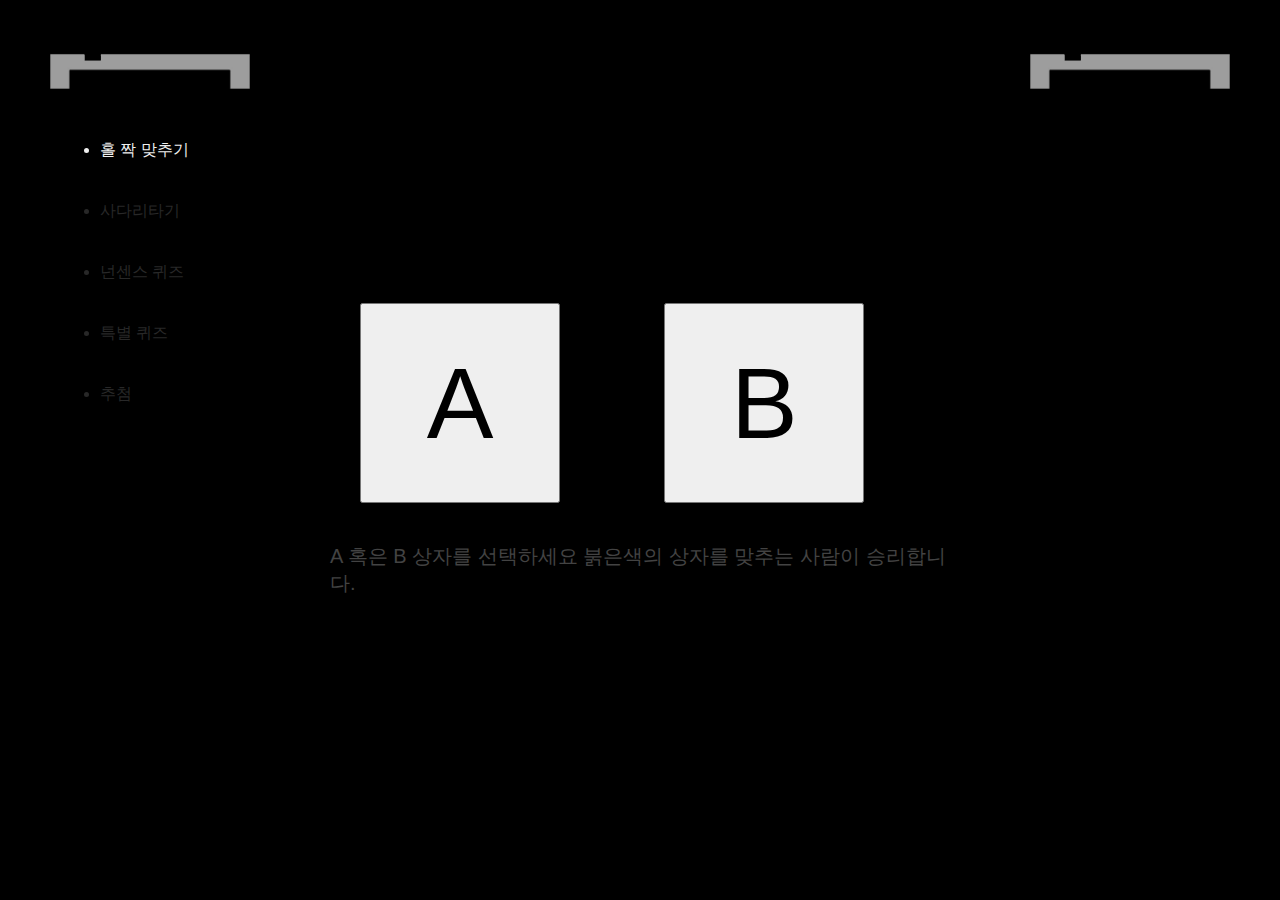
<file: mid_review/a-1.html>
<!DOCTYPE html>
<html lang="en">
<head>
    <meta charset="UTF-8">
    <meta http-equiv="X-UA-Compatible" content="IE=edge">
    <meta name="viewport" content="width=device-width, initial-scale=1.0">
    <title>Document</title>
    <link rel="stylesheet" href="./css/sample.css">
</head>
<body>
    <iframe src="./header.html" class="gnb-wrap"></iframe>

    <main role="main" class="main-wrap">
        <div class="module-a">
            <a href="a-2.html">
                <button type="button" class="btn-a">A</button>
            </a>
            <a href="a-2.html">
                <button type="button" class="btn-b">B</button>
            </a>
            
                <p class="description">A 혹은 B 상자를 선택하세요 붉은색의 상자를 맞추는 사람이 승리합니다.</p>
            

            
        </div>

        <audio src="./bgm-quiz.mp3" autoplay loop></audio>
    </main>     
</body>
</file>
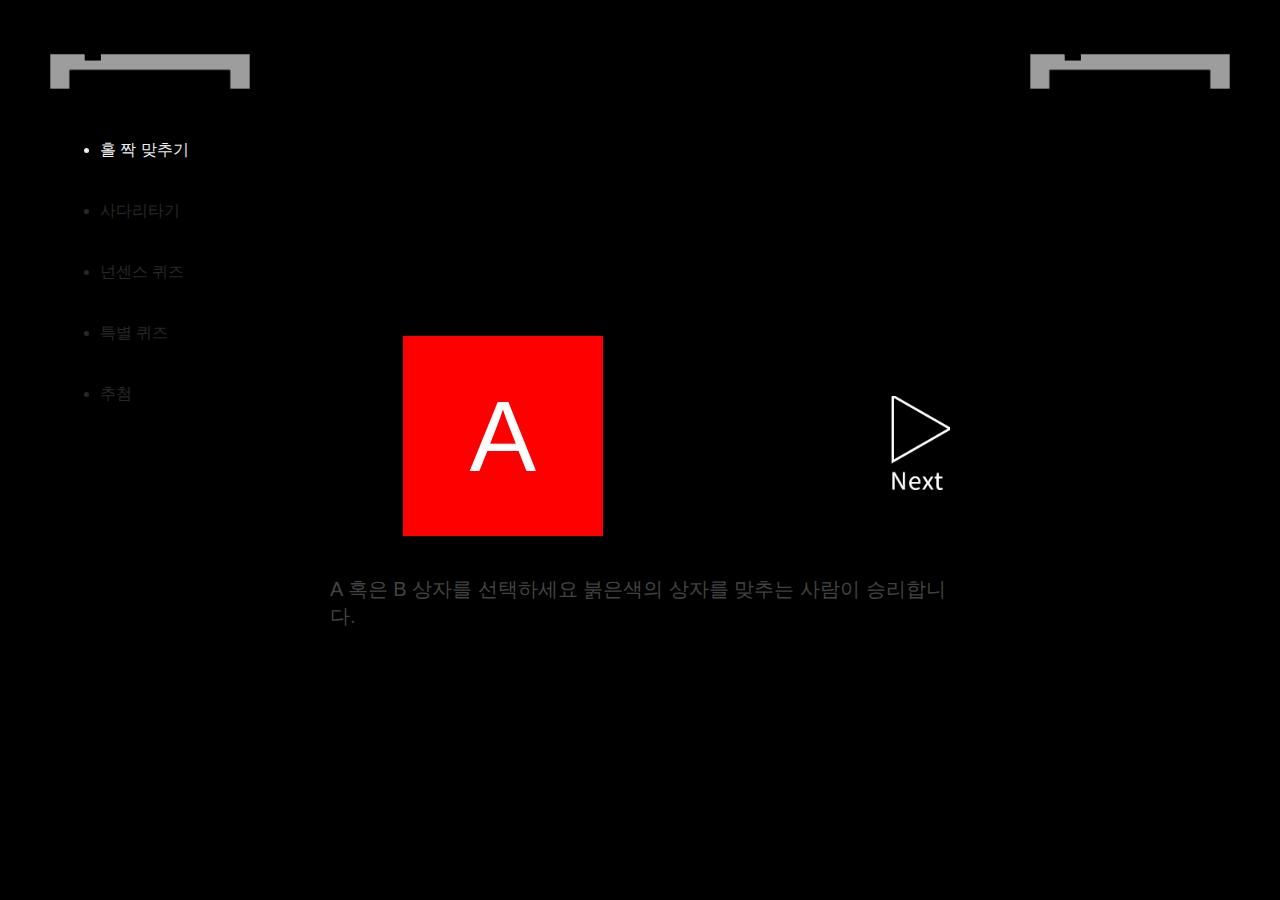
<file: mid_review/a-2.html>
<!DOCTYPE html>
<html lang="en">
<head>
    <meta charset="UTF-8">
    <meta http-equiv="X-UA-Compatible" content="IE=edge">
    <meta name="viewport" content="width=device-width, initial-scale=1.0">
    <title>Document</title>
    <link rel="stylesheet" href="./css/sample.css">
</head>
<body>
    <iframe src="./header.html" class="gnb-wrap"></iframe>

    <main role="main" class="main-wrap">
        <div class="module-a">
            <div class="box-red">A</div>
            <div class="box"></div>
            
            <div class="next">
                <a href="b-1.html">
                    <img src="next.png" alt="next" class="next">
                </a>
            </div>

        </div>
        <p class="description">A 혹은 B 상자를 선택하세요 붉은색의 상자를 맞추는 사람이 승리합니다.</p>

        <audio src="./bgm-oppen.mp3" autoplay></audio>
    </main> 

</body>
</html>
</file>
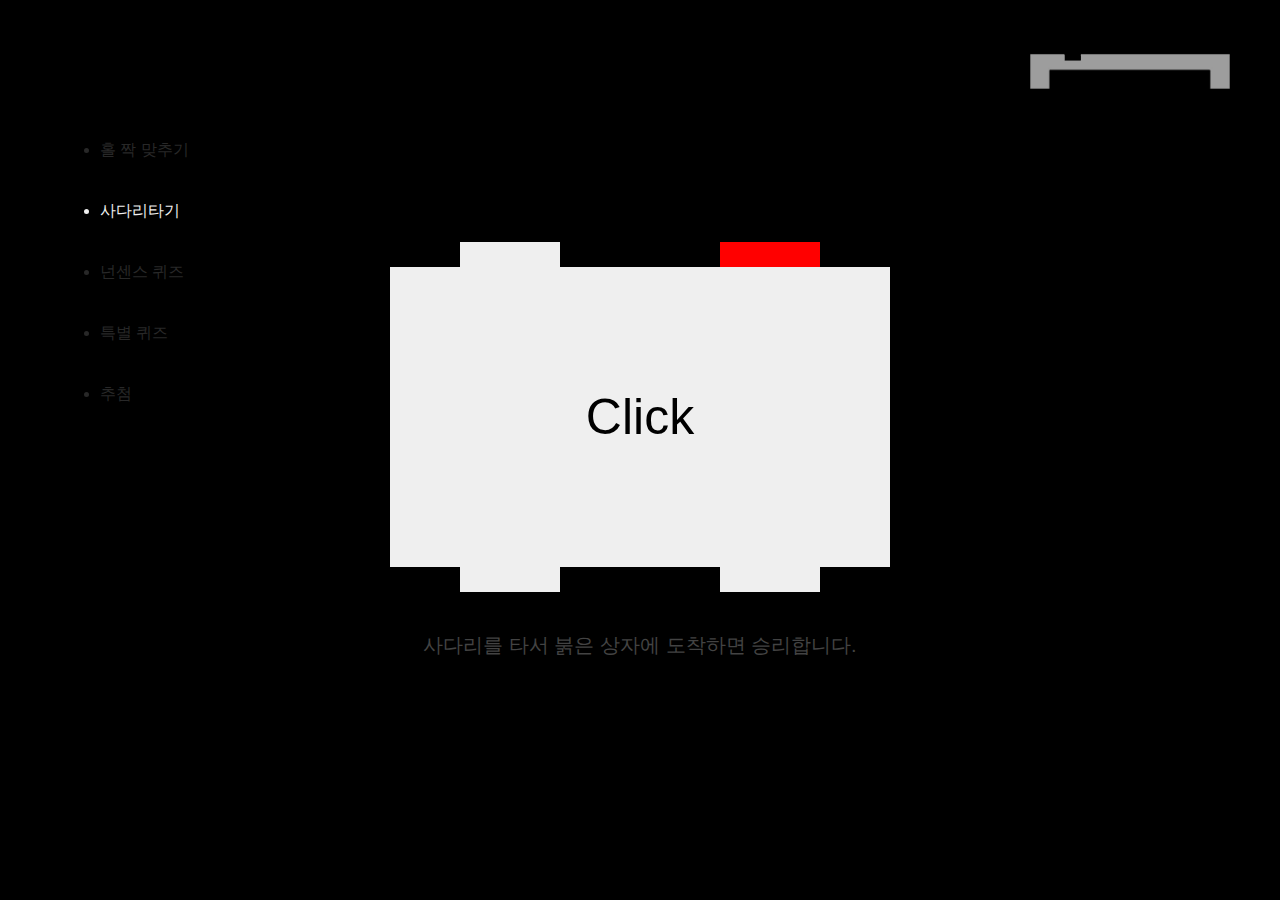
<file: mid_review/b-1.html>
<!DOCTYPE html>
<html lang="en">
<head>
    <meta charset="UTF-8">
    <meta http-equiv="X-UA-Compatible" content="IE=edge">
    <meta name="viewport" content="width=device-width, initial-scale=1.0">
    <title>Document</title>
    <link rel="stylesheet" href="./css/sample.css">
</head>
<body class="header-body">
    <nav class="gnb">
        <ul>
            <li>홀 짝 맞추기</li>
            <li id="contents-page">사다리타기</li>
            <li>넌센스 퀴즈</li>
            <li>특별 퀴즈</li>
            <li>추첨</li>
        </ul>
    </nav>
    <main role="main" class="main-wrap">
        <div class="module-b container">
            
               
            <div class="btn-a">A</div>
            <div class="btn-b">B</div>
            
            <div class="box-red"></div>
            <div class="box-gray"></div>
            <a href="b-2.html" class="ladder-hide">
               Click
            </a>
            
        </div>
        <p class="description">
            사다리를 타서 붉은 상자에 도착하면 승리합니다.
        </p>

        <audio src="./bgm-quiz.mp3" autoplay loop></audio>
    </main> 
   
</body>
</html>
</file>
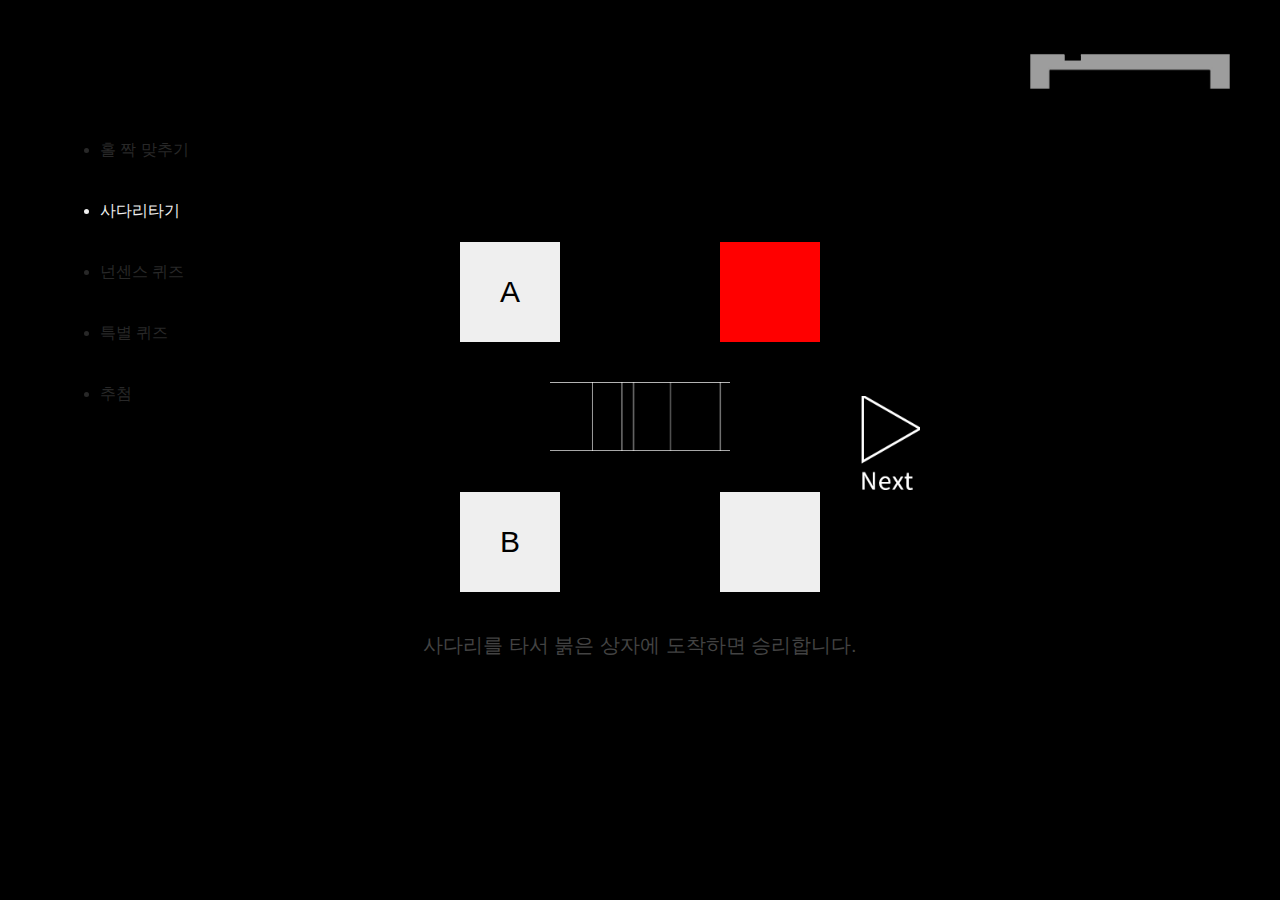
<file: mid_review/b-2.html>
<!DOCTYPE html>
<html lang="en">
<head>
    <meta charset="UTF-8">
    <meta http-equiv="X-UA-Compatible" content="IE=edge">
    <meta name="viewport" content="width=device-width, initial-scale=1.0">
    <title>Document</title>
    <link rel="stylesheet" href="./css/sample.css">
</head>
<body class="header-body">
    <nav class="gnb">
        <ul>
            <li>홀 짝 맞추기</li>
            <li id="contents-page">사다리타기</li>
            <li>넌센스 퀴즈</li>
            <li>특별 퀴즈</li>
            <li>추첨</li>
        </ul>
    </nav>
    <main role="main" class="main-wrap">
        <div class="module-b container">
            
               
            <div class="btn-a">A</div>
            <div class="btn-b">B</div>
            
            <div class="box-red"></div>
            <div class="box-gray"></div>
            
            
            <div class="next">
                <a href="c-1.html">
                    <img src="next.png" alt="next" class="next">
                </a>
            </div>
        </div>
        <p class="description">
            사다리를 타서 붉은 상자에 도착하면 승리합니다.
        </p>

        <audio src="./bgm-oppen.mp3" autoplay></audio>
    </main> 
   
</body>
</html>
</file>
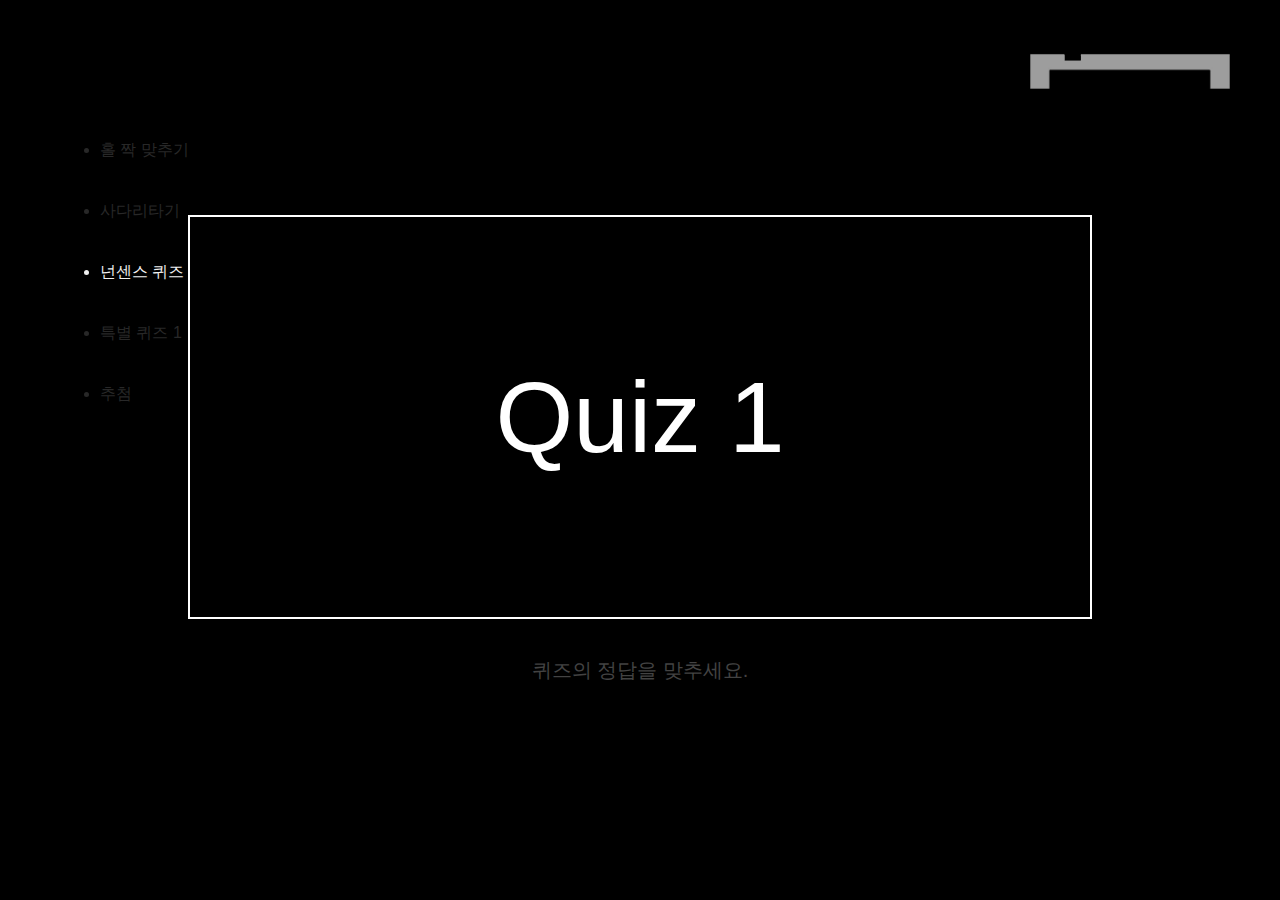
<file: mid_review/c-1.html>
<!DOCTYPE html>
<html lang="en">
<head>
    <meta charset="UTF-8">
    <meta http-equiv="X-UA-Compatible" content="IE=edge">
    <meta name="viewport" content="width=device-width, initial-scale=1.0">
    <title>Document</title>
    <link rel="stylesheet" href="./css/sample.css">
</head>
<body class="header-body">
    <nav class="gnb">
        <ul>
            <li>홀 짝 맞추기</li>
            <li>사다리타기</li>
            <li id="contents-page">넌센스 퀴즈</li>
            <li>특별 퀴즈 1</li>
            <li>추첨</li>
        </ul>
    </nav>
    <main role="main" class="main-wrap">
        <div class="module-c">
            <div class="box">
                <a href="c-2.html">Quiz 1</a>
            </div>
        </div>
        <p class="description">
            퀴즈의 정답을 맞추세요.
        </p>
    </main> 
   
</body>
</html>
</file>
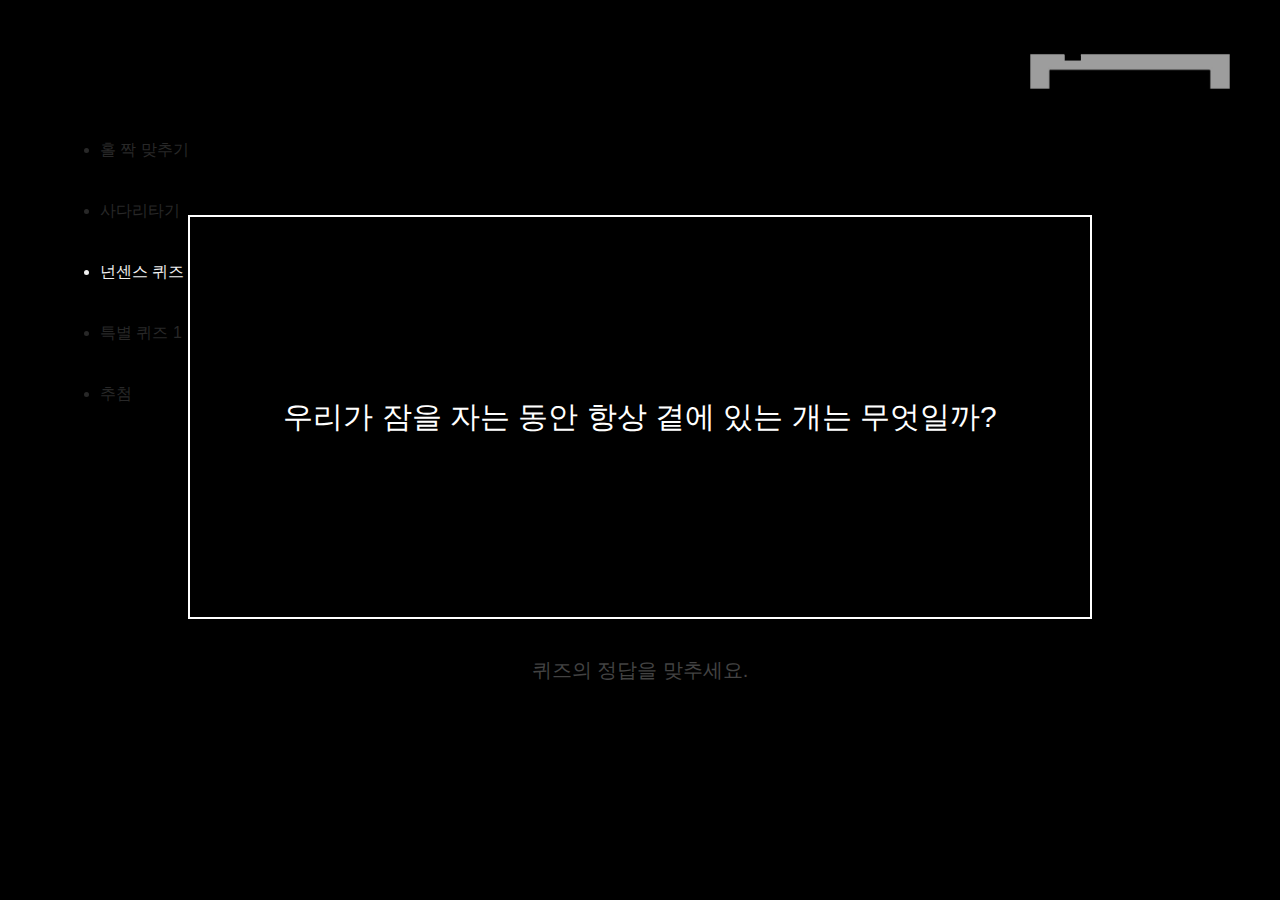
<file: mid_review/c-2.html>
<!DOCTYPE html>
<html lang="en">
<head>
    <meta charset="UTF-8">
    <meta http-equiv="X-UA-Compatible" content="IE=edge">
    <meta name="viewport" content="width=device-width, initial-scale=1.0">
    <title>Document</title>
    <link rel="stylesheet" href="./css/sample.css">
</head>
<body class="header-body">
    <nav class="gnb">
        <ul>
            <li>홀 짝 맞추기</li>
            <li>사다리타기</li>
            <li id="contents-page">넌센스 퀴즈</li>
            <li>특별 퀴즈 1</li>
            <li>추첨</li>
        </ul>
    </nav>
    <main role="main" class="main-wrap">
        <div class="module-c">
            <div class="box-qustion">
                <a href="c-3.html">우리가 잠을 자는 동안 항상 곁에 있는 개는 무엇일까?</a>
            </div>
        </div>
        <p class="description">
            퀴즈의 정답을 맞추세요.
        </p>
    </main> 
   
</body>
</html>
</file>
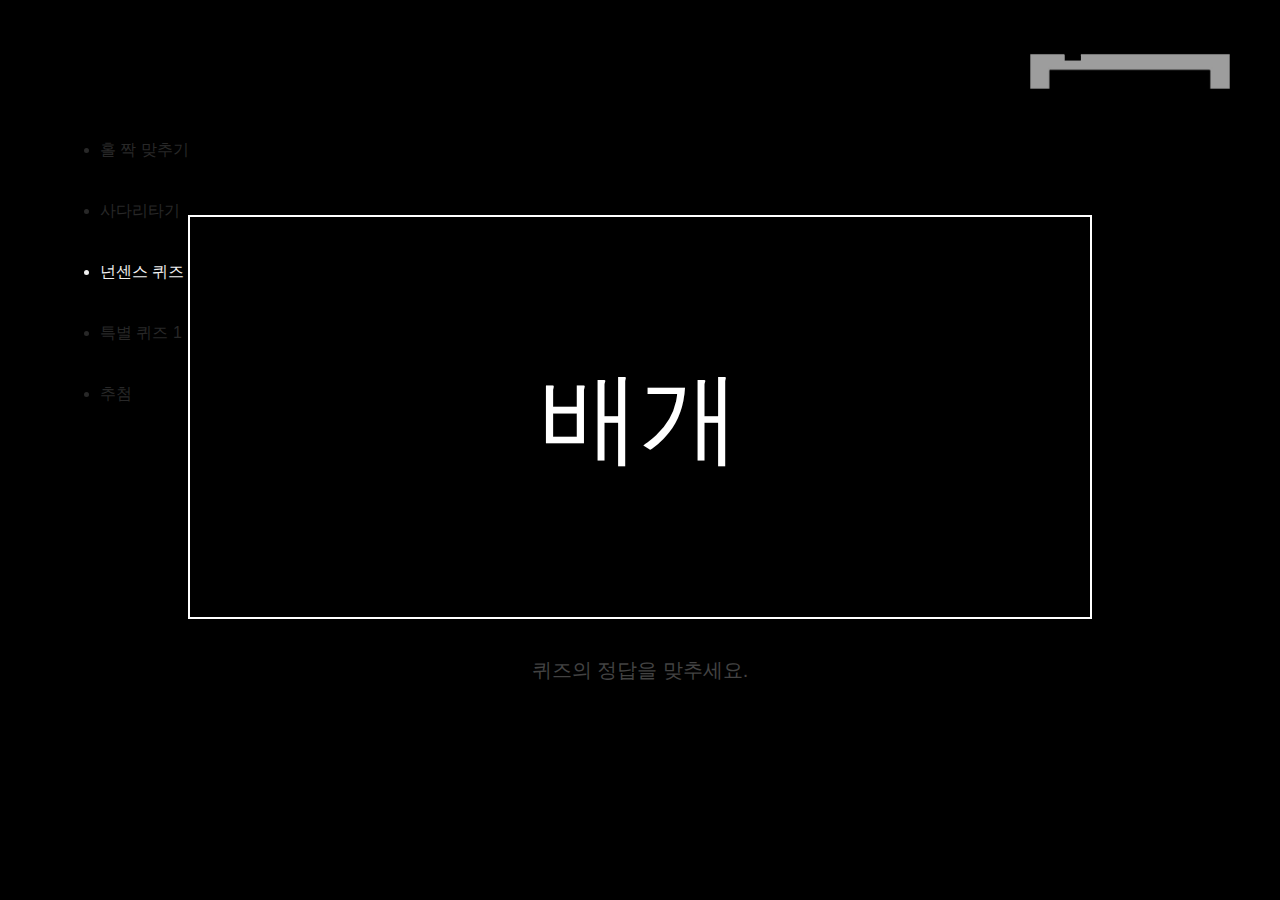
<file: mid_review/c-3.html>
<!DOCTYPE html>
<html lang="en">
<head>
    <meta charset="UTF-8">
    <meta http-equiv="X-UA-Compatible" content="IE=edge">
    <meta name="viewport" content="width=device-width, initial-scale=1.0">
    <title>Document</title>
    <link rel="stylesheet" href="./css/sample.css">
</head>
<body class="header-body">
    <nav class="gnb">
        <ul>
            <li>홀 짝 맞추기</li>
            <li>사다리타기</li>
            <li id="contents-page">넌센스 퀴즈</li>
            <li>특별 퀴즈 1</li>
            <li>추첨</li>
        </ul>
    </nav>
    <main role="main" class="main-wrap">
        <div class="module-c">
            <div class="box">
                <a href="c-4.html">배개</a>
            </div>
        </div>
        <p class="description">
            퀴즈의 정답을 맞추세요.
        </p>

        <audio src="./nonsence.mp3" autoplay></audio>
    </main> 
   
</body>
</html>
</file>
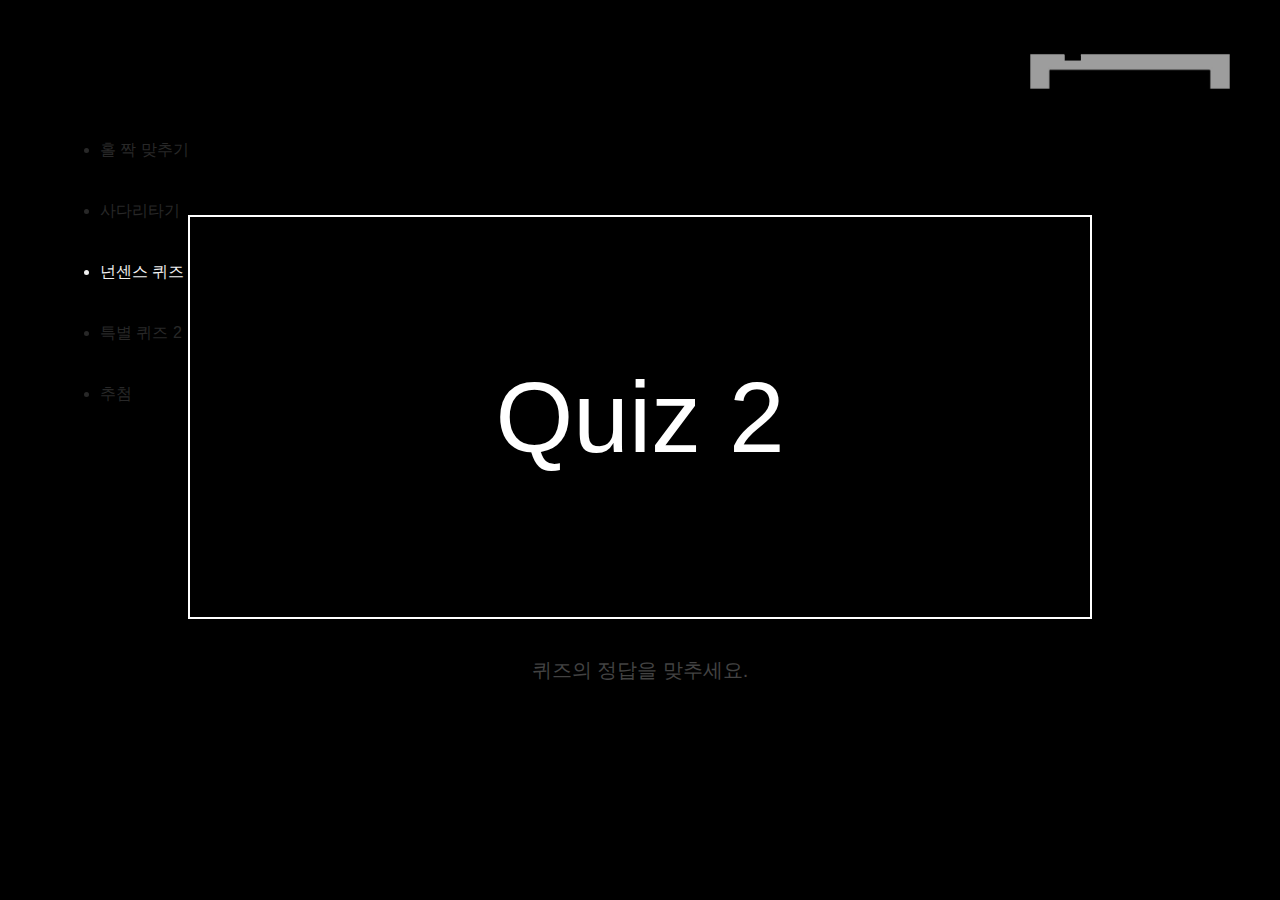
<file: mid_review/c-4.html>
<!DOCTYPE html>
<html lang="en">
<head>
    <meta charset="UTF-8">
    <meta http-equiv="X-UA-Compatible" content="IE=edge">
    <meta name="viewport" content="width=device-width, initial-scale=1.0">
    <title>Document</title>
    <link rel="stylesheet" href="./css/sample.css">
</head>
<body class="header-body">
    <nav class="gnb">
        <ul>
            <li>홀 짝 맞추기</li>
            <li>사다리타기</li>
            <li id="contents-page">넌센스 퀴즈</li>
            <li>특별 퀴즈 2</li>
            <li>추첨</li>
        </ul>
    </nav>
    <main role="main" class="main-wrap">
        <div class="module-c">
            <div class="box">
                <a href="c-5.html">Quiz 2</a>
            </div>
        </div>
        <p class="description">
            퀴즈의 정답을 맞추세요.
        </p>
    </main> 
   
</body>
</html>
</file>
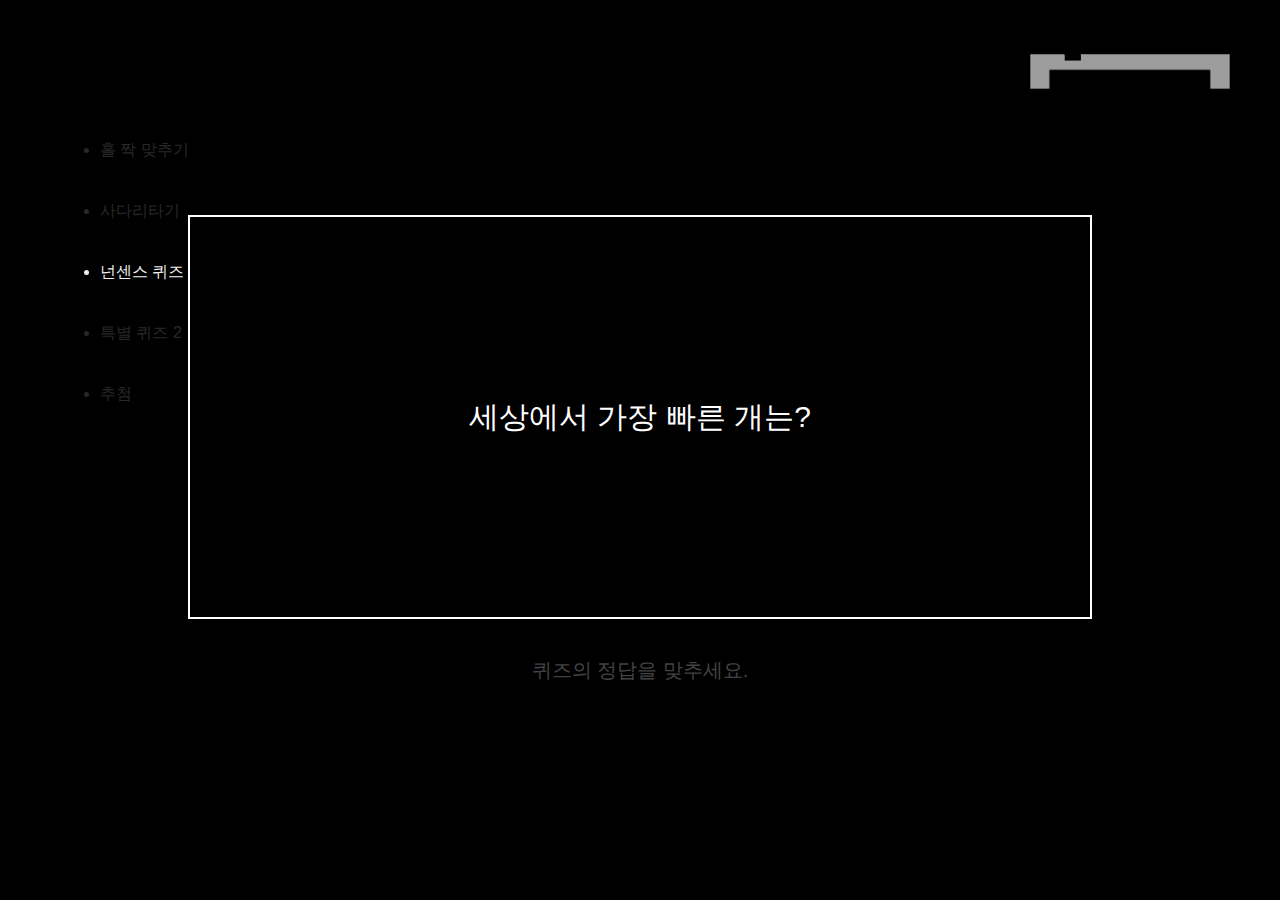
<file: mid_review/c-5.html>
<!DOCTYPE html>
<html lang="en">
<head>
    <meta charset="UTF-8">
    <meta http-equiv="X-UA-Compatible" content="IE=edge">
    <meta name="viewport" content="width=device-width, initial-scale=1.0">
    <title>Document</title>
    <link rel="stylesheet" href="./css/sample.css">
</head>
<body class="header-body">
    <nav class="gnb">
        <ul>
            <li>홀 짝 맞추기</li>
            <li>사다리타기</li>
            <li id="contents-page">넌센스 퀴즈</li>
            <li>특별 퀴즈 2</li>
            <li>추첨</li>
        </ul>
    </nav>
    <main role="main" class="main-wrap">
        <div class="module-c">
            <div class="box-qustion">
                <a href="c-6.html">세상에서 가장 빠른 개는?</a>
            </div>
        </div>
        <p class="description">
            퀴즈의 정답을 맞추세요.
        </p>
    </main> 
   
</body>
</html>
</file>
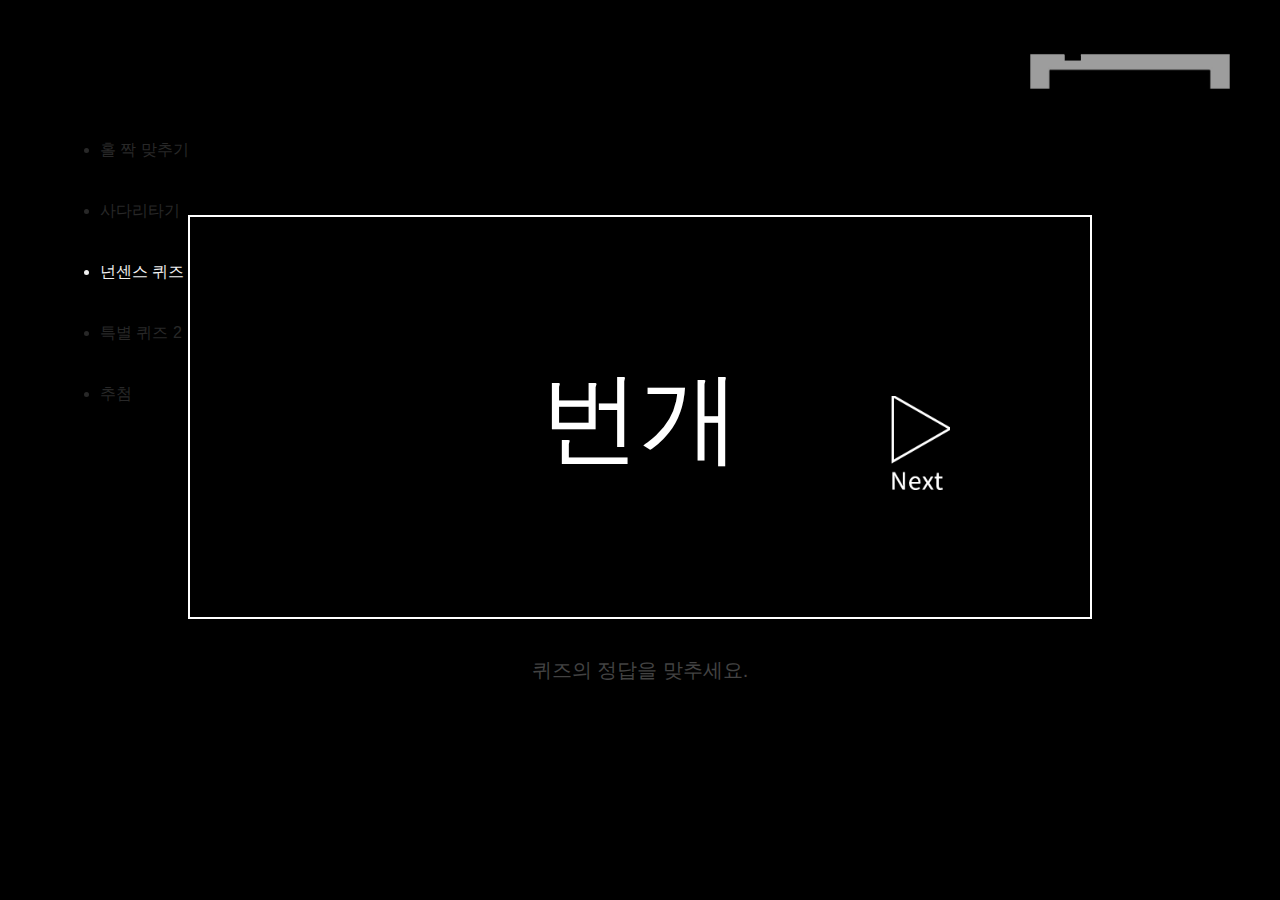
<file: mid_review/c-6.html>
<!DOCTYPE html>
<html lang="en">
<head>
    <meta charset="UTF-8">
    <meta http-equiv="X-UA-Compatible" content="IE=edge">
    <meta name="viewport" content="width=device-width, initial-scale=1.0">
    <title>Document</title>
    <link rel="stylesheet" href="./css/sample.css">
</head>
<body class="header-body">
    <nav class="gnb">
        <ul>
            <li>홀 짝 맞추기</li>
            <li>사다리타기</li>
            <li id="contents-page">넌센스 퀴즈</li>
            <li>특별 퀴즈 2</li>
            <li>추첨</li>
        </ul>
    </nav>
    <main role="main" class="main-wrap">
        <div class="module-c">
            <div class="box">
                <a href="c-4.html">번개</a>
            </div>
        </div>
        <div class="next">
            <a href="d-1.html">
                <img src="./next.png" alt="next">
            </a>
        </div>
        <p class="description">
            퀴즈의 정답을 맞추세요.
        </p>

        <audio src="./nonsence.mp3" autoplay></audio>
    </main> 
   
</body>
</html>
</file>
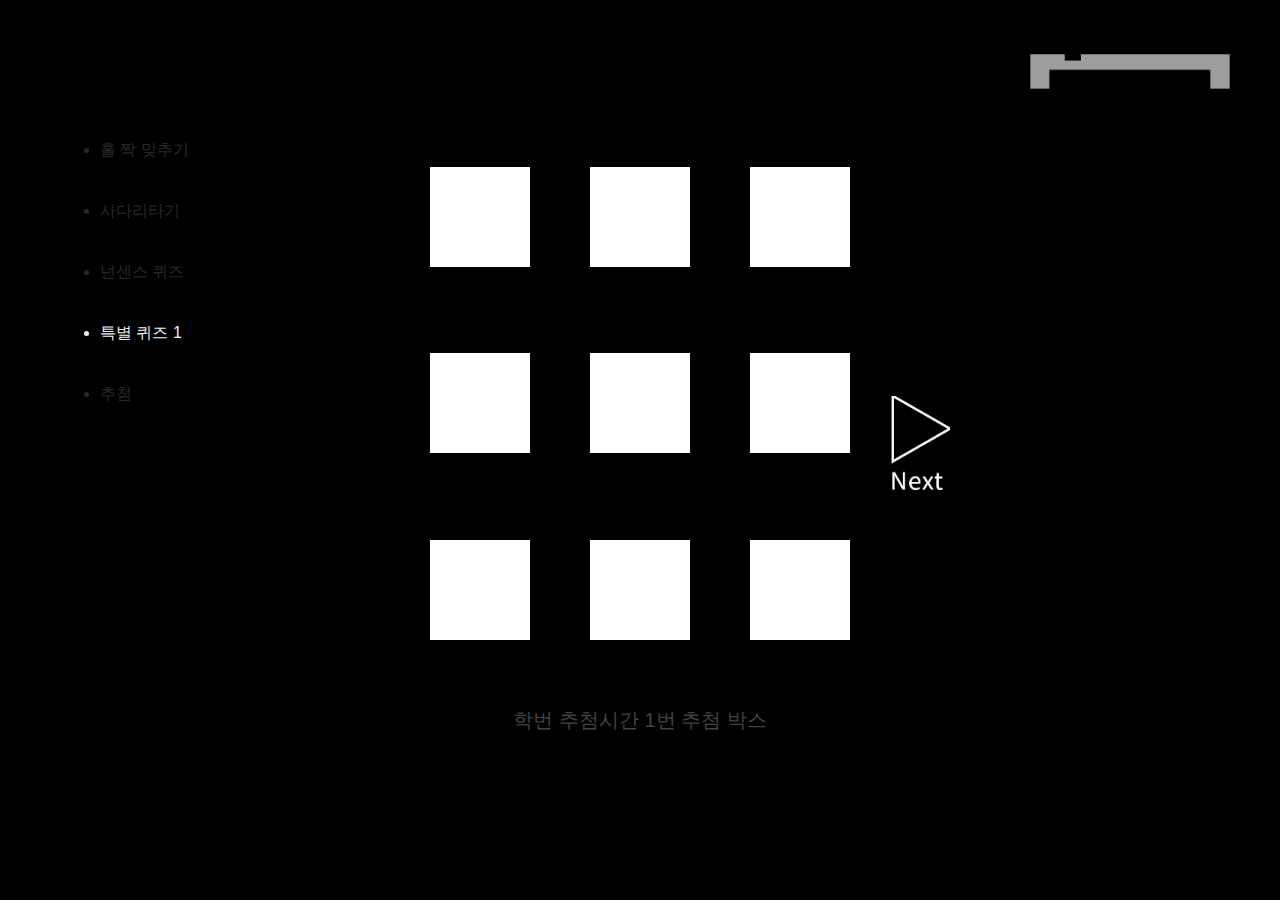
<file: mid_review/d-1.html>
<!DOCTYPE html>
<html lang="en">
<head>
    <meta charset="UTF-8">
    <meta http-equiv="X-UA-Compatible" content="IE=edge">
    <meta name="viewport" content="width=device-width, initial-scale=1.0">
    <title>Document</title>
    <link rel="stylesheet" href="./css/sample.css">
</head>
<body class="header-body">
    <nav class="gnb">
        <ul>
            <li>홀 짝 맞추기</li>
            <li>사다리타기</li>
            <li>넌센스 퀴즈</li>
            <li id="contents-page">특별 퀴즈 1</li>
            <li>추첨</li>
        </ul>
    </nav>
    <main role="main" class="main-wrap">
        <div class="module-d">
            <div class="number-wrap">
                <button type="button">
                    <span>2</span>
                </button>
                <button type="button">
                    <span>6</span>
                </button>
                <button type="button">
                    <span>5</span>
                </button>
                <button type="button">
                    <span>0</span>
                </button>
                <button type="button">
                    <span>8</span>
                </button>
                <button type="button">
                    <span>3</span>
                </button>
                <button type="button">
                    <span>4</span>
                </button>
                <button type="button">
                    <span>7</span>
                </button>
                <button type="button">
                    <span>1</span>
                </button>
            </div>
        </div>

        <div class="next">
            <a href="d-2 .html">
                <img src="next.png" alt="next" class="next">
            </a>
        </div>

        <p class="description">
            학번 추첨시간 1번 추첨 박스
        </p>
    </main> 
   
</body>
</html>
</file>
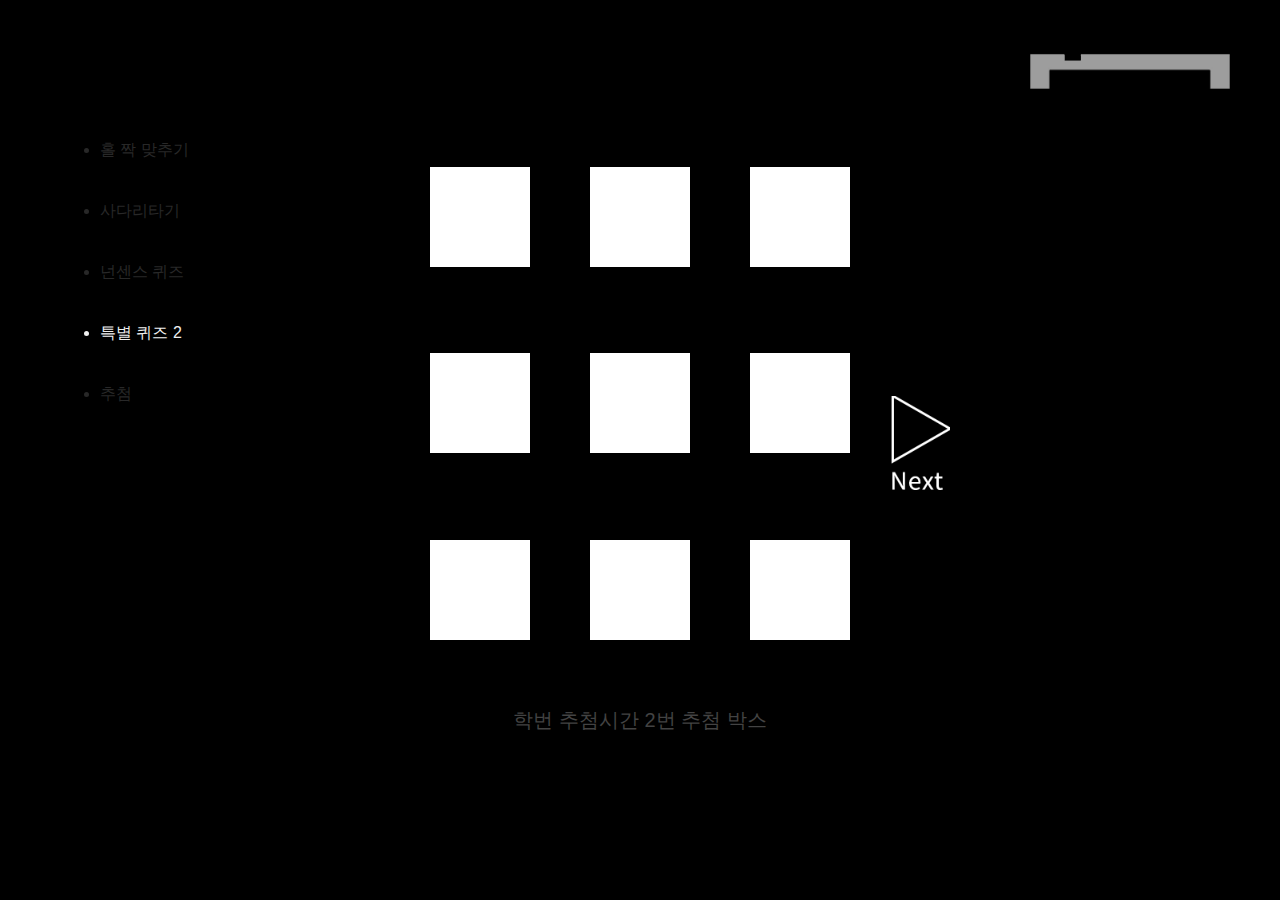
<file: mid_review/d-2 .html>
<!DOCTYPE html>
<html lang="en">
<head>
    <meta charset="UTF-8">
    <meta http-equiv="X-UA-Compatible" content="IE=edge">
    <meta name="viewport" content="width=device-width, initial-scale=1.0">
    <title>Document</title>
    <link rel="stylesheet" href="./css/sample.css">
</head>
<body class="header-body">
    <nav class="gnb">
        <ul>
            <li>홀 짝 맞추기</li>
            <li>사다리타기</li>
            <li>넌센스 퀴즈</li>
            <li id="contents-page">특별 퀴즈 2</li>
            <li>추첨</li>
        </ul>
    </nav>
    <main role="main" class="main-wrap">
        <div class="module-d">
            <div class="number-wrap">
                <button type="button">
                    <span>1</span>
                </button>
                <button type="button">
                    <span>7</span>
                </button>
                <button type="button">
                    <span>4</span>
                </button>
                <button type="button">
                    <span>3</span>
                </button>
                <button type="button">
                    <span>8</span>
                </button>
                <button type="button">
                    <span>0</span>
                </button>
                <button type="button">
                    <span>5</span>
                </button>
                <button type="button">
                    <span>6</span>
                </button>
                <button type="button">
                    <span>2</span>
                </button>
            </div>
        </div>

        <div class="next">
            <a href="d-3.html">
                <img src="next.png" alt="next" class="next">
            </a>
        </div>

        <p class="description">
            학번 추첨시간 2번 추첨 박스
        </p>
    </main> 
   
</body>
</html>
</file>
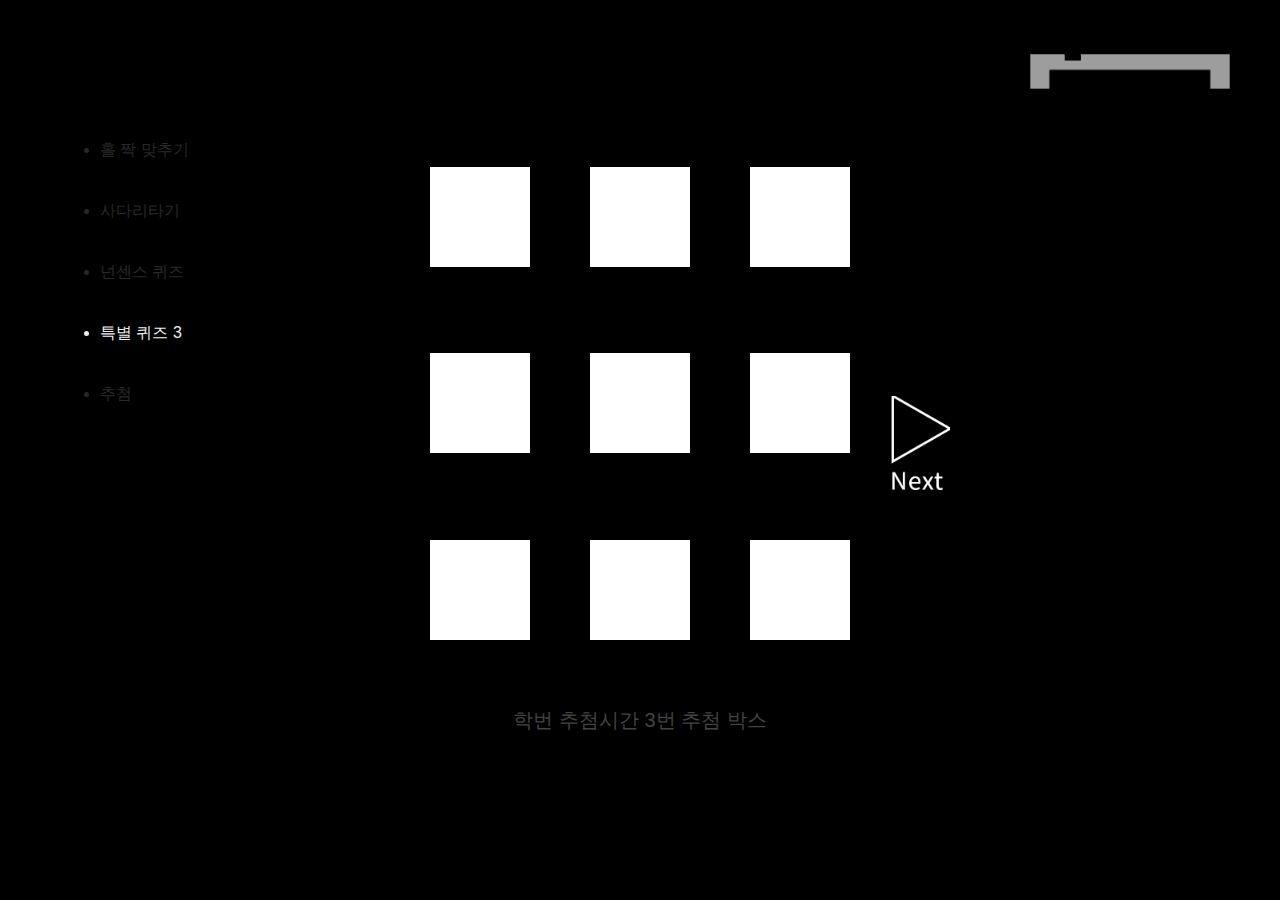
<file: mid_review/d-3.html>
<!DOCTYPE html>
<html lang="en">
<head>
    <meta charset="UTF-8">
    <meta http-equiv="X-UA-Compatible" content="IE=edge">
    <meta name="viewport" content="width=device-width, initial-scale=1.0">
    <title>Document</title>
    <link rel="stylesheet" href="./css/sample.css">
</head>
<body class="header-body">
    <nav class="gnb">
        <ul>
            <li>홀 짝 맞추기</li>
            <li>사다리타기</li>
            <li>넌센스 퀴즈</li>
            <li id="contents-page">특별 퀴즈 3</li>
            <li>추첨</li>
        </ul>
    </nav>
    <main role="main" class="main-wrap">
        <div class="module-d">
            <div class="number-wrap">
                <button type="button">
                    <span>5</span>
                </button>
                <button type="button">
                    <span>6</span>
                </button>
                <button type="button">
                    <span>2</span>
                </button>
                <button type="button">
                    <span>3</span>
                </button>
                <button type="button">
                    <span>8</span>
                </button>
                <button type="button">
                    <span>0</span>
                </button>
                <button type="button">
                    <span>1</span>
                </button>
                <button type="button">
                    <span>7</span>
                </button>
                <button type="button">
                    <span>4</span>
                </button>
            </div>
        </div>

        <div class="next">
            <a href="e-1.html">
                <img src="next.png" alt="next" class="next">
            </a>
        </div>

        <p class="description">
            학번 추첨시간 3번 추첨 박스
        </p>
    </main> 
   
</body>
</html>
</file>
<file: mid_review/css/sample.css>
*{
    margin: 0; padding: 0;
    text-decoration-line: none;
    
}

body {
    font-family: sans-serif;
    color:#fff;
    /*
    background-color:#000;
    background-image:url('../images/logo_h1.png');
    background-size:200px auto;
    background-position:right 50px top 50px;
    background-attachment: fixed;
    background-repeat:no-repeat;
    */
    background:#000 url('../images/logo_h1.png') no-repeat right 50px top 50px/200px auto;
}








.gnb-wrap {
    background-color:rgba(255,0,0,0.5);
    position:fixed;
    left:0;top:0;bottom:0;
    width:300px;
    height:100vh;
    box-sizing:border-box;
    border:none;
    color:inherit;
}

.gnb {
    padding:100px 0 0 100px;
    position:absolute;
    left:0;top:0;right:0;bottom:0;
    color: #282828
}

#contents-page{
    color: #EFEFEF;
}

.gnb ul > li{
    padding-top: 40px;
}

.main-wrap {
    position:relative;
    /* background-color:rgba(0,255,0,0.5);  */
    margin:0 300px;
    height:100vh;
    width:calc(100vw - 600px);
    display:flex;
    align-items:center;
    justify-content:center;
    flex-direction: column;
    padding:30px;
    box-sizing:border-box;
}
 
.main-wrap a {
    transition:0.4s;
}

.main-wrap .container {
      
    position:relative;
    width:100%;
    min-height:300px;
    box-sizing:border-box;
    /* outline:1px solid yellow; */
    background:url('../ladder.png') no-repeat center center;
    background-size:calc(100% - 440px) auto;
}

.main-wrap .description {
    color: #434343;
    font-size: 20px;
    margin-top:40px;
}

.next img{
    position: absolute;
    right: 30px;
    top: 44%;
    transition: 0.4s;
    cursor: pointer;
    width: 60px;
}

.next img:hover{
    transform: scale(1.2);
}



 
/* a-1.html */

.module-a .btn-a{
    width: 200px;
    height: 200px;
    margin-right: 100px;
    margin-left: 30px;
    transition: 0.4s;
    cursor: pointer;
    font-size: 100px;
  
}

.module-a .btn-b{
    width: 200px;
    height: 200px;
    transition: 0.4s;
    cursor: pointer;
    font-size: 100px;
    
}

.module-a .btn-a:hover{
    transform: scale(1.3);
}

.module-a .btn-b:hover{
    transform: scale(1.3);
}


/* a-2.html */ 

.module-a .box-red{
    background-color: red;
    width: 200px;
    height: 200px;
    display: inline-block;
    margin-right: 100px;
    margin-left: 30px;
    font-size: 100px;
    text-align: center;
    line-height: 200px;
    
}

.module-a .box{
    background-color: #000;
    width: 200px;
    height: 200px;
    display: inline-block;
}

 


/* b-1 css 시작이다 */
.module-b {
    height:350px;
}
.module-b .btn-a{
    width: 100px;
    height: 100px;
    background-color: #EFEFEF;
    position: absolute;
    left: 130px;;top:0;
    text-align: center;
    line-height: 100px;
    color: #000;
    font-size: 30px;
}

.module-b .btn-b{
    width: 100px;
    height: 100px;
    background-color: #EFEFEF;
    position: absolute;
    left:130px;bottom:0;
    text-align: center;
    line-height: 100px;
    color: #000;
    font-size: 30px;
}

.module-b .box-red{
    position: absolute;
    width: 100px;
    height: 100px;
    right:130px;top:0;
    background-color: red;

}

.module-b .box-gray{
    position: absolute;
    width: 100px;
    height: 100px;
    right:130px;bottom:0;
    background-color: #EFEFEF;
}

/* 사다리 */

.module-b .ladder-hide{
    position: absolute;
    left: 50%;
    transform: translate(-50%,-50%);
    top: 50%;
    width: 500px;
    height: 300px;
    display: block;
    background-color: #EFEFEF;
    text-align: center;
    line-height: 300px;
    cursor: pointer;
    transition: 0.4s;
    font-size: 50px;
    
}

.module-b a:link {
    color: #000;
}
.module-b a:visited{
    color: #000;
}

.module-b .ladder-hide:hover{
    background-color:#595959 ;
}

/* c-1 */

.module-c .box{
    outline: solid 2px white;
    width: 900px;
    height: 400px;
    text-align: center;
    line-height: 400px;
    font-size: 100px;
    transition: 0.4s;
    cursor: pointer;
    color: #fff;
}

.module-c .box-qustion{
    outline: solid 2px white;
    width: 900px;
    height: 400px;
    text-align: center;
    line-height: 400px;
    font-size: 30px;
    cursor: pointer;
    color: #fff;
}

.module-c .box:hover{
    transform: scale(1.1);
}

.module-c a:link {
    color: white;
}
.module-c a:visited{
    color: white;
}
/* d-1 */



.module-d .number-wrap {
    display:grid;
    grid-template-columns: repeat(3, 1fr);
    column-gap:60px;
    row-gap:60px;
    height:500px;
    max-width:500px;
    margin:0 auto;
}
.module-d .number-wrap button { 
    cursor:pointer;
    border:none;
    background-color:white;
    width: 100px;
    height: 100px;
}

.module-d .number-wrap button:active {
    background-color:dodgerblue;
    color:#fff;
}

.module-d .number-wrap button:active span {
    opacity:1;
}

.module-d .number-wrap span {
    font-size:40px;
    opacity:0; 
}

/* e-1 */

.module-e .wrap{
    display: flex;
    justify-content: space-around;
    align-items: center;
    width: 100%;
    gap: 50px;
}

.module-e .wrap .btn {
    width:100px;height:100px;
    border-radius:50%;
    border:solid 1px #fff;
    display:flex;
    align-items:center;
    justify-content:center;
    cursor:pointer;
    transition:0.2s;

}

.module-e .wrap .btn:hover {
    background-color:darkred;

}

.module-e .box1{
    height: 300px;
    width: 200px;
    background-color: #595959;
    color: lightgray;
    font-size: 100px;
    text-align: center;
    line-height: 300px;
    
    
    
}
.module-e .box2{
    height: 300px;
    width: 200px;
    background-color: #595959;
    color:lightgray;
    font-size: 100px;
    text-align: center;
    line-height: 300px;
    
}

.module-e .box1oppen{
    height: 300px;
    width: 200px;
    border: solid 1px white;
    text-align: center;
    line-height: 300px;
    font-size: 30px;
    
    
}
.module-e .box2oppen{
    height: 300px;
    width: 200px;
    border: solid 1px white;
    text-align: center;
    line-height: 300px;
    font-size: 30px;
    
}

.module-e .regame{
    font-size: 30px;
    
}

.module-e a:link {
    color: #595959;
}
.module-e a:visited {
    color: #595959;
}
</file>
